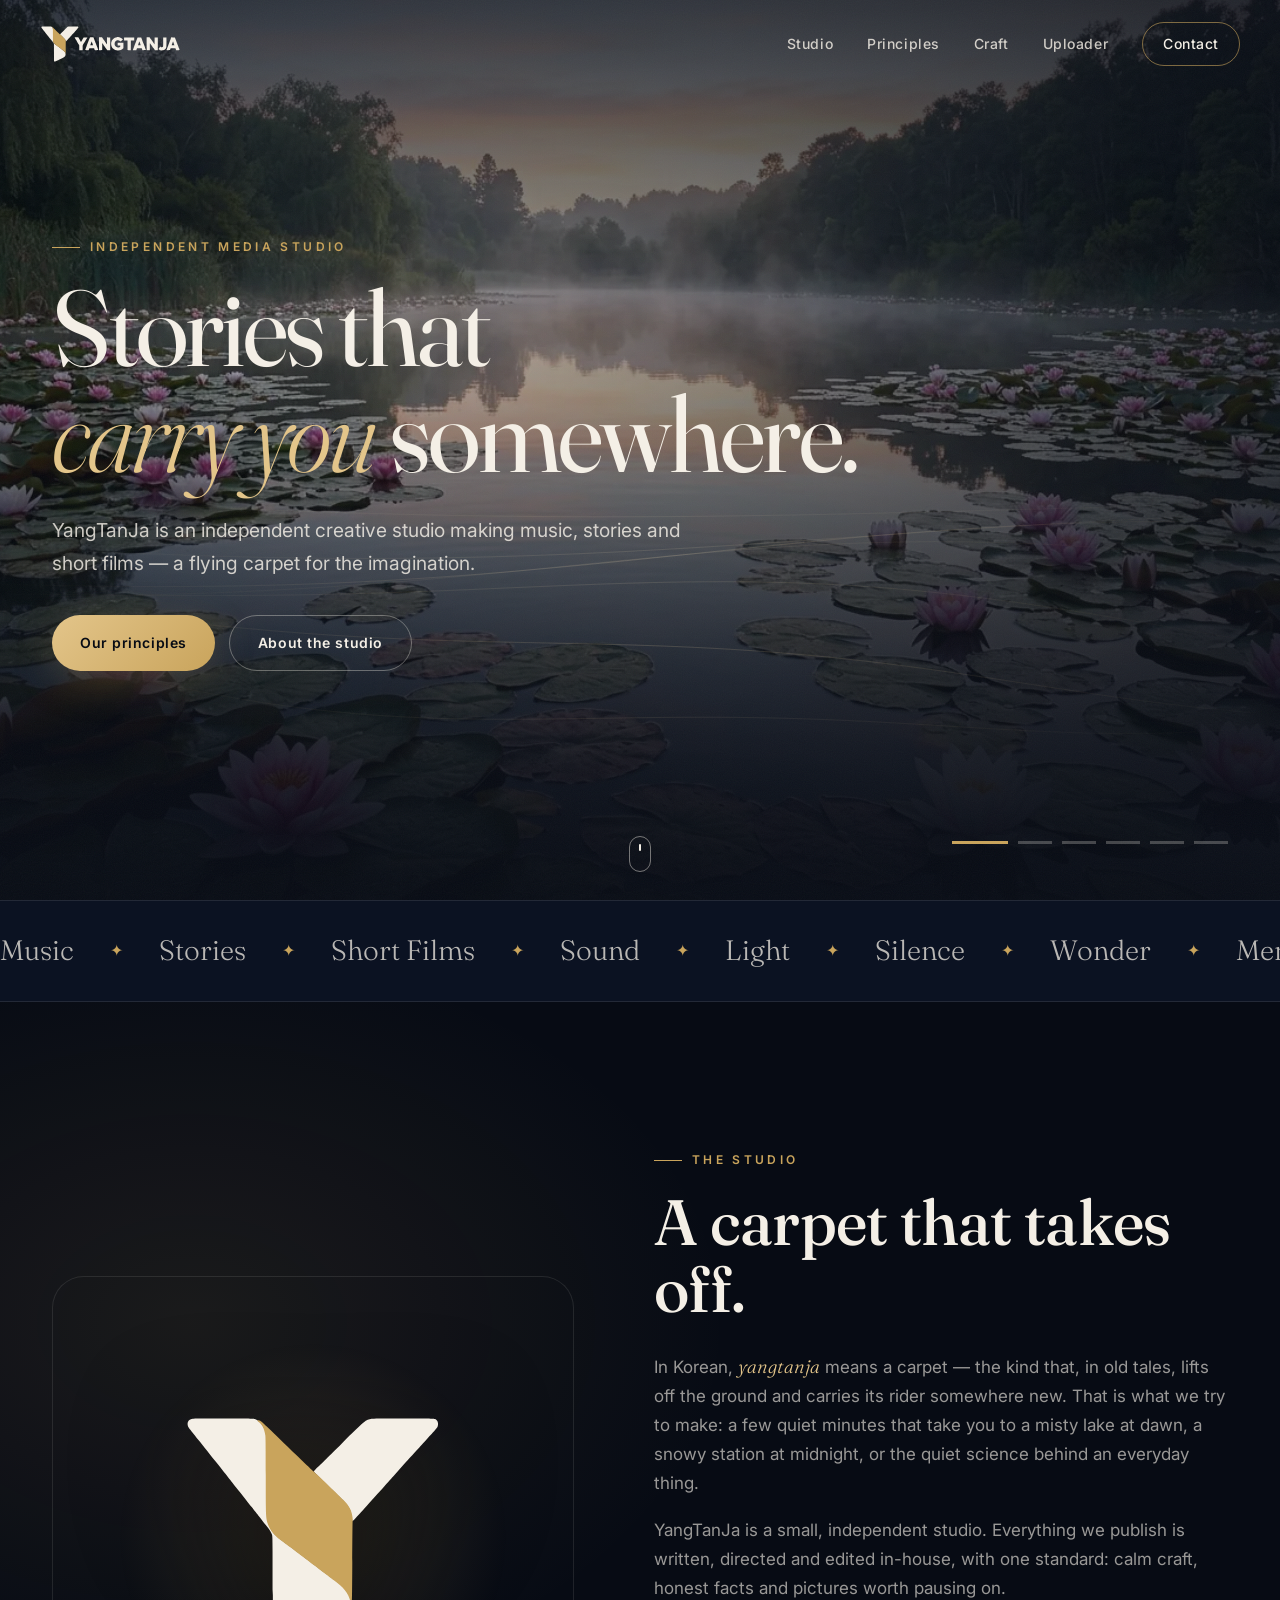
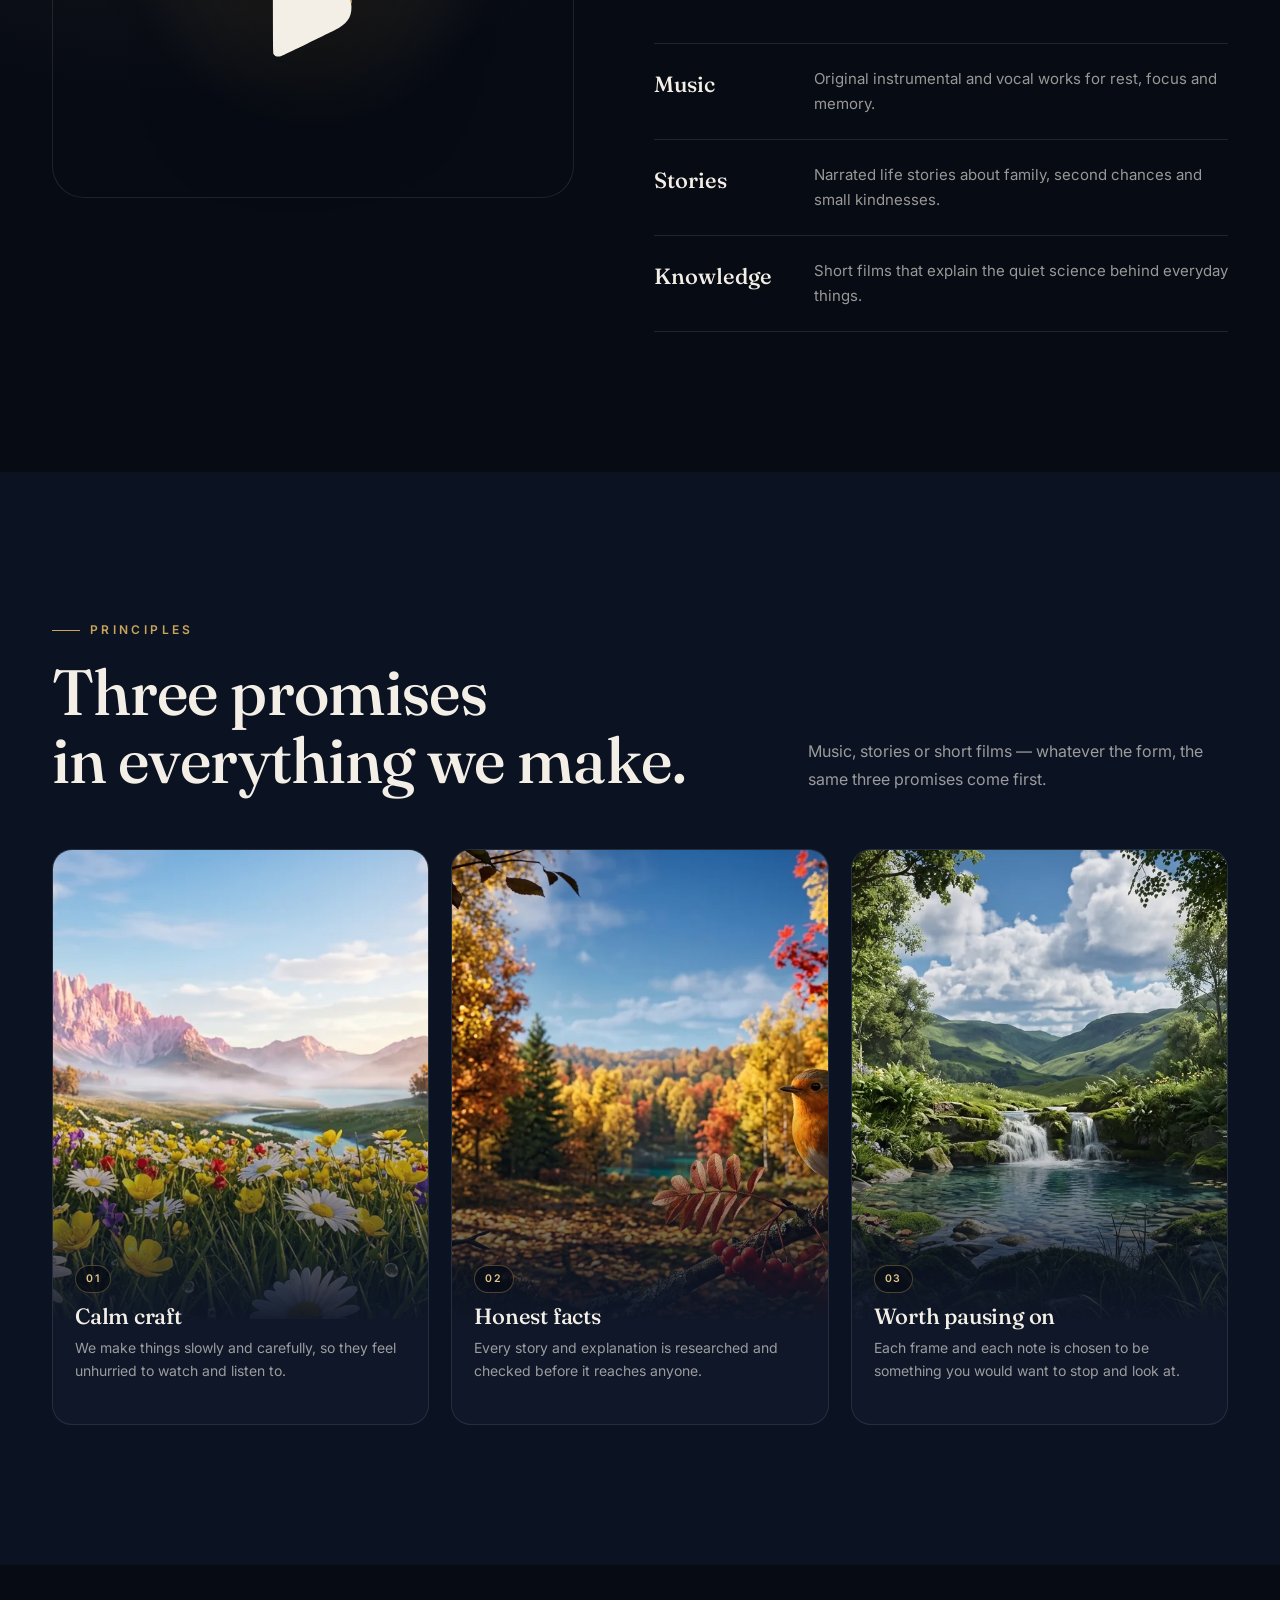
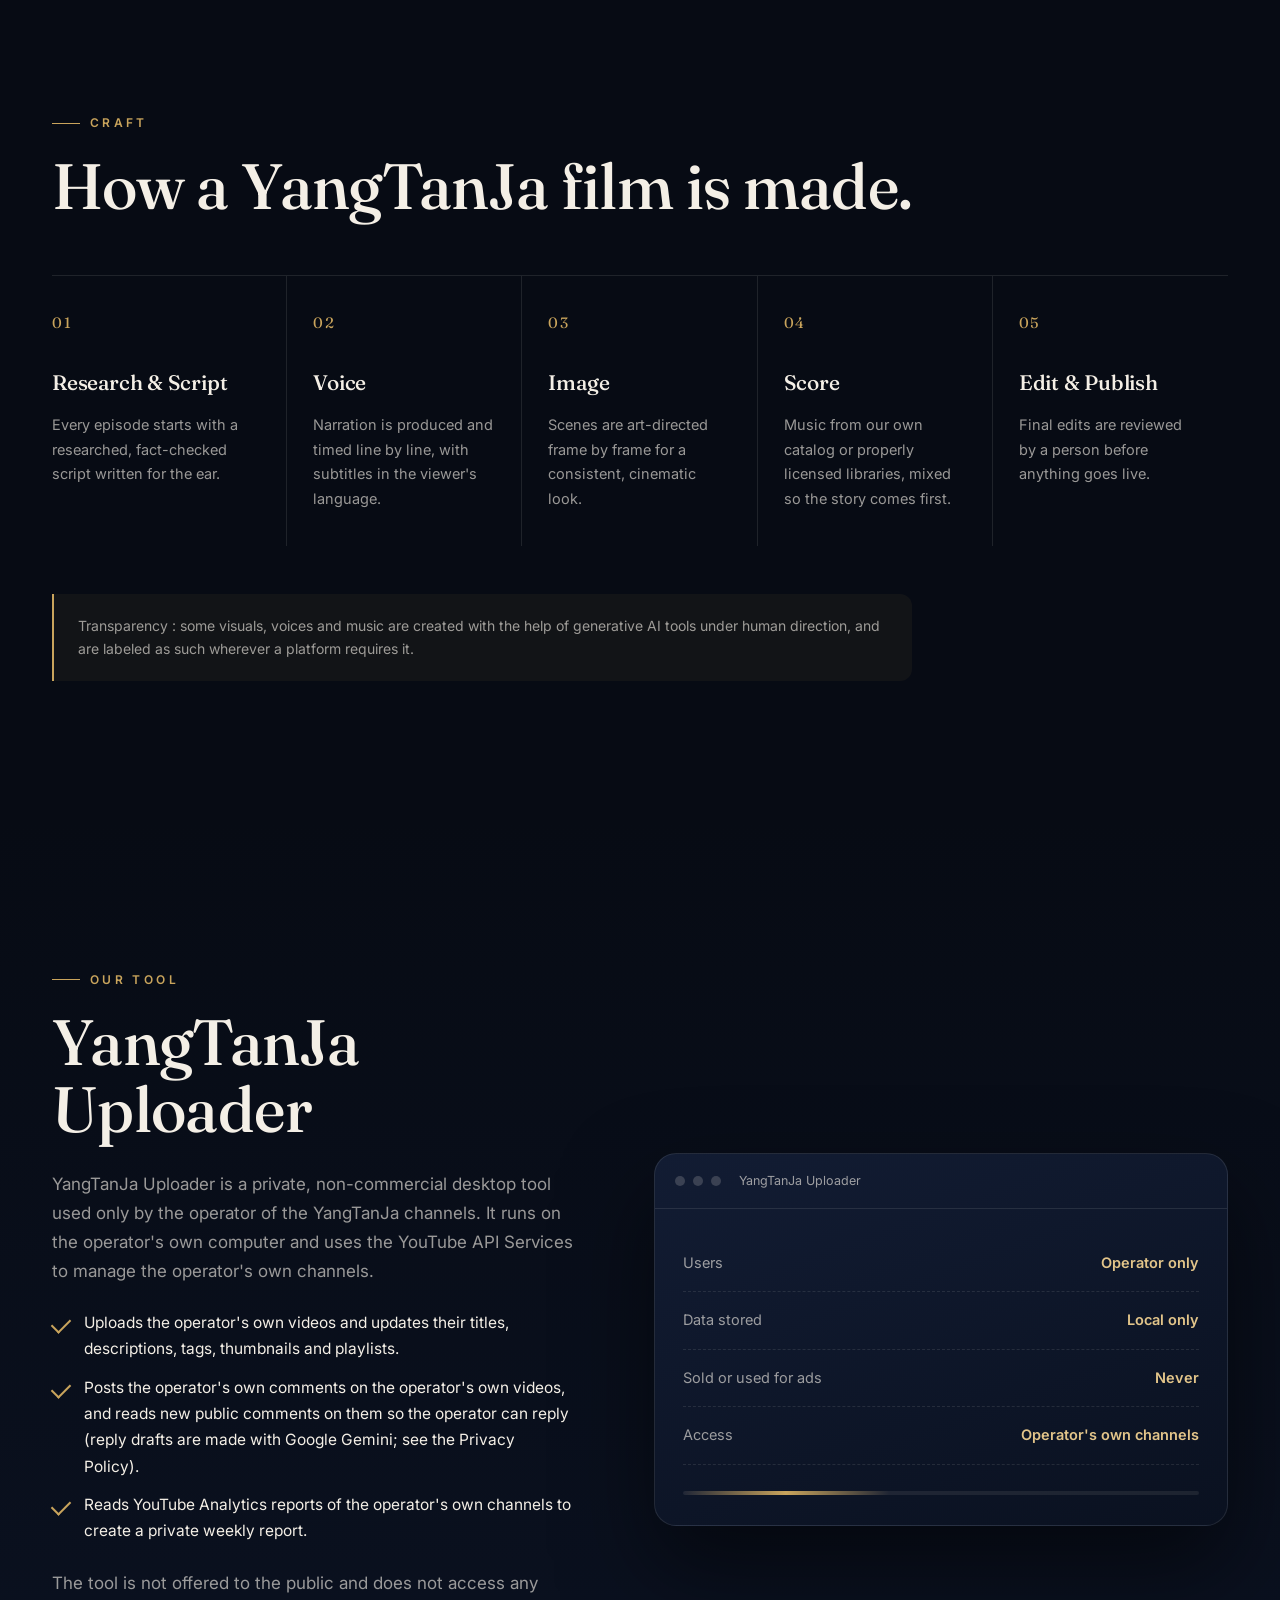
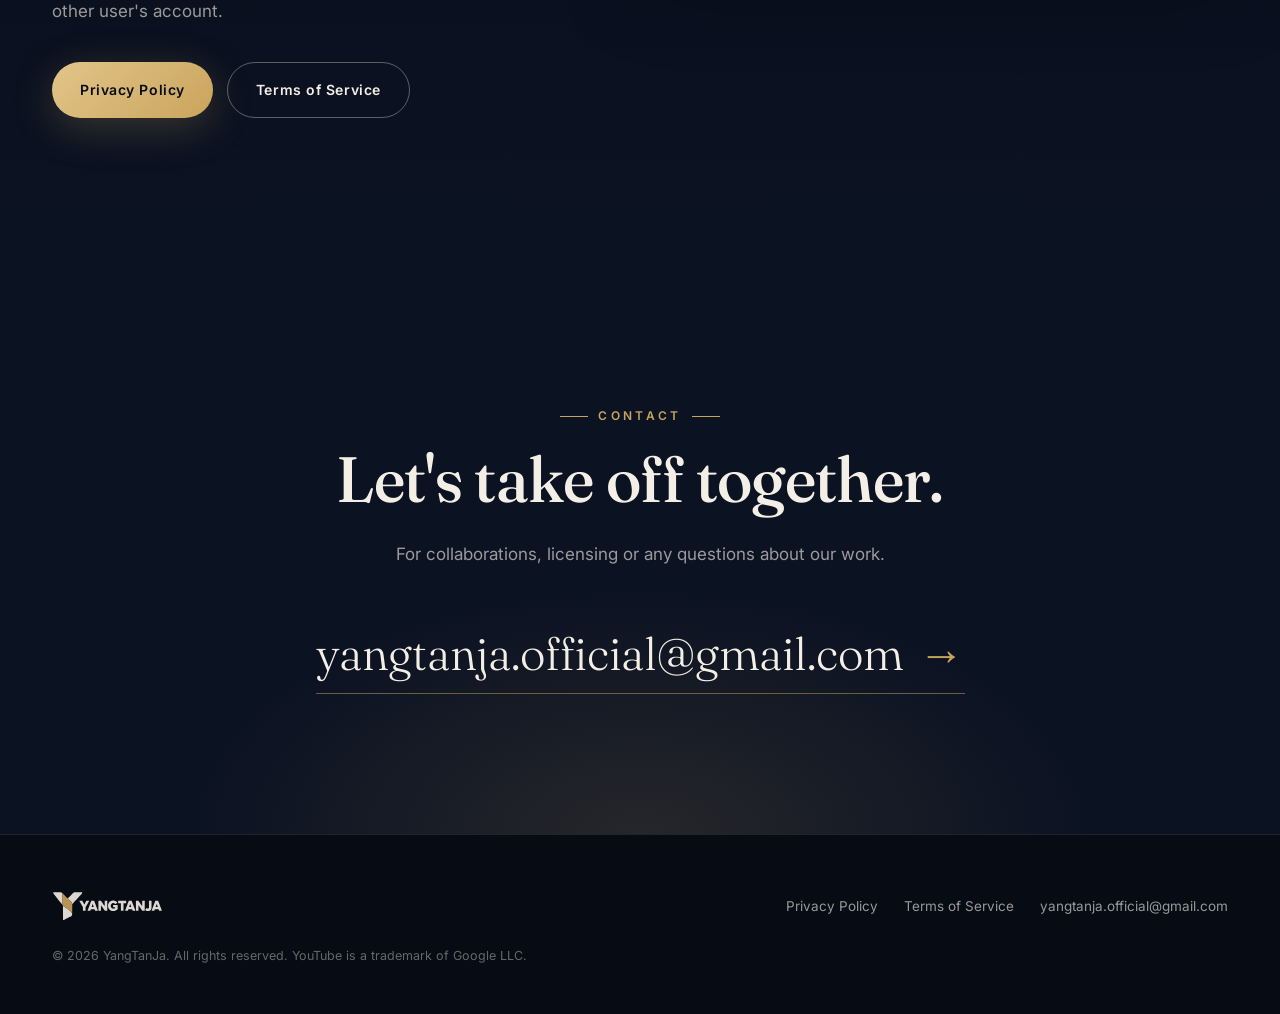
<file: index.html>
<!doctype html>
<html lang="en">
<head>
	<meta charset="utf-8">
	<meta name="viewport" content="width=device-width,initial-scale=1">
	<title>YangTanJa — Independent Media Studio</title>
	<meta name="description" content="YangTanJa is an independent creative studio making music, stories and short films — a flying carpet for the imagination.">
	<meta name="theme-color" content="#070B14">
	<meta property="og:type" content="website">
	<meta property="og:title" content="YangTanJa — Independent Media Studio">
	<meta property="og:description" content="Music, stories and short films — a flying carpet for the imagination.">
	<meta property="og:url" content="https://yangtanja.github.io/">
	<meta property="og:image" content="https://yangtanja.github.io/images/og.jpg">
	<meta name="twitter:card" content="summary_large_image">
	<link rel="icon" type="image/svg+xml" href="images/favicon.svg">
	<link rel="apple-touch-icon" href="images/apple-touch-icon.png">
	<link rel="preconnect" href="https://fonts.googleapis.com">
	<link rel="preconnect" href="https://fonts.gstatic.com" crossorigin>
	<link href="https://fonts.googleapis.com/css2?family=Fraunces:opsz,wght@9..144,300;9..144,500;9..144,700&family=Inter:wght@300;400;500;600;700&display=swap" rel="stylesheet">
	<link rel="stylesheet" href="style.css?v=2">
	<link rel="preload" as="image" href="images/hero-lotus.webp">
</head>
<body class="home">
	<header class="top" id="top">
		<a class="brand" href="./" aria-label="YangTanJa home"><img src="images/logo.svg" alt="YangTanJa" width="172" height="46"></a>
		<nav class="menu" aria-label="Main">
			<a href="#studio">Studio</a>
			<a href="#principles">Principles</a>
			<a href="#craft">Craft</a>
			<a href="#uploader">Uploader</a>
			<a class="pill" href="#contact">Contact</a>
		</nav>
		<button class="burger" aria-label="Open menu" aria-expanded="false"><span></span><span></span></button>
	</header>

	<section class="hero" aria-label="Introduction">
		<div class="slides" aria-hidden="true">
			<div class="slide on" style="background-image:url(images/hero-lotus.webp)"></div>
			<div class="slide" style="background-image:url(images/hero-autumn.webp)"></div>
			<div class="slide" style="background-image:url(images/hero-heather.webp)"></div>
			<div class="slide" style="background-image:url(images/hero-deer.webp)"></div>
			<div class="slide" style="background-image:url(images/hero-falls.webp)"></div>
			<div class="slide" style="background-image:url(images/hero-meadow.webp)"></div>
		</div>
		<canvas class="threads" aria-hidden="true"></canvas>
		<div class="grain" aria-hidden="true"></div>
		<div class="hero-in">
			<p class="eyebrow reveal">Independent Media Studio</p>
			<h1 class="reveal">Stories that<br><em>carry you</em> somewhere.</h1>
			<p class="lede reveal">YangTanJa is an independent creative studio making music, stories and short films — a flying carpet for the imagination.</p>
			<div class="cta reveal">
				<a class="btn gold" href="#principles">Our principles</a>
				<a class="btn ghost" href="#studio">About the studio</a>
			</div>
		</div>
		<div class="hero-foot">
			<div class="dots" role="tablist" aria-label="Background scenes"></div>
		</div>
		<a class="scroll" href="#studio" aria-label="Scroll down"><span></span></a>
	</section>

	<div class="ticker" aria-hidden="true">
		<div class="track">
			<span>Music</span><i>✦</i><span>Stories</span><i>✦</i><span>Short Films</span><i>✦</i><span>Sound</span><i>✦</i><span>Light</span><i>✦</i><span>Silence</span><i>✦</i><span>Wonder</span><i>✦</i><span>Memory</span><i>✦</i>
			<span>Music</span><i>✦</i><span>Stories</span><i>✦</i><span>Short Films</span><i>✦</i><span>Sound</span><i>✦</i><span>Light</span><i>✦</i><span>Silence</span><i>✦</i><span>Wonder</span><i>✦</i><span>Memory</span><i>✦</i>
		</div>
	</div>

	<section class="studio" id="studio">
		<div class="wrap two">
			<div class="mark-stage reveal" aria-hidden="true">
				<img src="images/mark.svg" alt="" width="380" height="362">
				<svg class="weave" viewBox="0 0 400 400"><path d="M20 260 C 120 160, 200 340, 380 140"/><path d="M20 300 C 140 200, 220 380, 380 180"/><path d="M20 220 C 100 120, 180 300, 380 100"/></svg>
			</div>
			<div>
				<p class="eyebrow reveal">The Studio</p>
				<h2 class="reveal">A carpet that takes off.</h2>
				<p class="reveal">In Korean, <em>yangtanja</em> means a carpet — the kind that, in old tales, lifts off the ground and carries its rider somewhere new. That is what we try to make: a few quiet minutes that take you to a misty lake at dawn, a snowy station at midnight, or the quiet science behind an everyday thing.</p>
				<p class="reveal">YangTanJa is a small, independent studio. Everything we publish is written, directed and edited in-house, with one standard: calm craft, honest facts and pictures worth pausing on.</p>
				<ul class="pillars reveal">
					<li><b>Music</b><span>Original instrumental and vocal works for rest, focus and memory.</span></li>
					<li><b>Stories</b><span>Narrated life stories about family, second chances and small kindnesses.</span></li>
					<li><b>Knowledge</b><span>Short films that explain the quiet science behind everyday things.</span></li>
				</ul>
			</div>
		</div>
	</section>

	<section class="channels" id="principles">
		<div class="wrap">
			<div class="head">
				<div>
					<p class="eyebrow reveal">Principles</p>
					<h2 class="reveal">Three promises<br>in everything we make.</h2>
				</div>
				<p class="side reveal">Music, stories or short films — whatever the form, the same three promises come first.</p>
			</div>
			<div class="grid three">
				<div class="card reveal"><figure><img src="images/ch01.webp" alt="Alpine meadow at sunrise" loading="lazy"></figure><div class="meta"><span class="tag">01</span><h3>Calm craft</h3><p>We make things slowly and carefully, so they feel unhurried to watch and listen to.</p></div></div>
				<div class="card reveal"><figure><img src="images/hero-autumn.webp" alt="A robin in autumn leaves" loading="lazy"></figure><div class="meta"><span class="tag">02</span><h3>Honest facts</h3><p>Every story and explanation is researched and checked before it reaches anyone.</p></div></div>
				<div class="card reveal"><figure><img src="images/hero-falls.webp" alt="A waterfall in a green valley" loading="lazy"></figure><div class="meta"><span class="tag">03</span><h3>Worth pausing on</h3><p>Each frame and each note is chosen to be something you would want to stop and look at.</p></div></div>
			</div>
		</div>
	</section>

	<section class="craft" id="craft">
		<div class="wrap">
			<p class="eyebrow reveal">Craft</p>
			<h2 class="reveal">How a YangTanJa film is made.</h2>
			<ol class="steps">
				<li class="reveal"><span class="n">01</span><h3>Research &amp; Script</h3><p>Every episode starts with a researched, fact-checked script written for the ear.</p></li>
				<li class="reveal"><span class="n">02</span><h3>Voice</h3><p>Narration is produced and timed line by line, with subtitles in the viewer's language.</p></li>
				<li class="reveal"><span class="n">03</span><h3>Image</h3><p>Scenes are art-directed frame by frame for a consistent, cinematic look.</p></li>
				<li class="reveal"><span class="n">04</span><h3>Score</h3><p>Music from our own catalog or properly licensed libraries, mixed so the story comes first.</p></li>
				<li class="reveal"><span class="n">05</span><h3>Edit &amp; Publish</h3><p>Final edits are reviewed by a person before anything goes live.</p></li>
			</ol>
			<p class="note reveal">Transparency : some visuals, voices and music are created with the help of generative AI tools under human direction, and are labeled as such wherever a platform requires it.</p>
		</div>
	</section>

	<section class="uploader" id="uploader">
		<div class="wrap two">
			<div>
				<p class="eyebrow reveal">Our Tool</p>
				<h2 class="reveal">YangTanJa Uploader</h2>
				<p class="reveal">YangTanJa Uploader is a private, non-commercial desktop tool used only by the operator of the YangTanJa channels. It runs on the operator's own computer and uses the YouTube API Services to manage the operator's own channels.</p>
				<ul class="checks reveal">
					<li>Uploads the operator's own videos and updates their titles, descriptions, tags, thumbnails and playlists.</li>
					<li>Posts the operator's own comments on the operator's own videos, and reads new public comments on them so the operator can reply (reply drafts are made with Google Gemini; see the Privacy Policy).</li>
					<li>Reads YouTube Analytics reports of the operator's own channels to create a private weekly report.</li>
				</ul>
				<p class="reveal">The tool is not offered to the public and does not access any other user's account.</p>
				<div class="cta reveal">
					<a class="btn gold" href="privacy.html">Privacy Policy</a>
					<a class="btn ghost" href="terms.html">Terms of Service</a>
				</div>
			</div>
			<div class="panel reveal" aria-hidden="true">
				<div class="panel-top"><i></i><i></i><i></i><span>YangTanJa Uploader</span></div>
				<div class="panel-body">
					<div class="row"><span>Users</span><b>Operator only</b></div>
					<div class="row"><span>Data stored</span><b>Local only</b></div>
					<div class="row"><span>Sold or used for ads</span><b>Never</b></div>
					<div class="row"><span>Access</span><b>Operator's own channels</b></div>
					<div class="bar"><span></span></div>
				</div>
			</div>
		</div>
	</section>

	<section class="contact" id="contact">
		<div class="wrap">
			<p class="eyebrow reveal">Contact</p>
			<h2 class="reveal">Let's take off together.</h2>
			<p class="reveal">For collaborations, licensing or any questions about our work.</p>
			<a class="mail reveal" href="mailto:yangtanja.official@gmail.com">yangtanja.official@gmail.com<i>→</i></a>
		</div>
	</section>

	<footer class="foot">
		<div class="wrap">
			<img src="images/logo.svg" alt="YangTanJa" width="140" height="38">
			<nav aria-label="Legal"><a href="privacy.html">Privacy Policy</a><a href="terms.html">Terms of Service</a><a href="mailto:yangtanja.official@gmail.com">yangtanja.official@gmail.com</a></nav>
			<p>© 2026 YangTanJa. All rights reserved. YouTube is a trademark of Google LLC.</p>
		</div>
	</footer>

	<script src="site.js?v=2"></script>
</body>
</html>
</file>
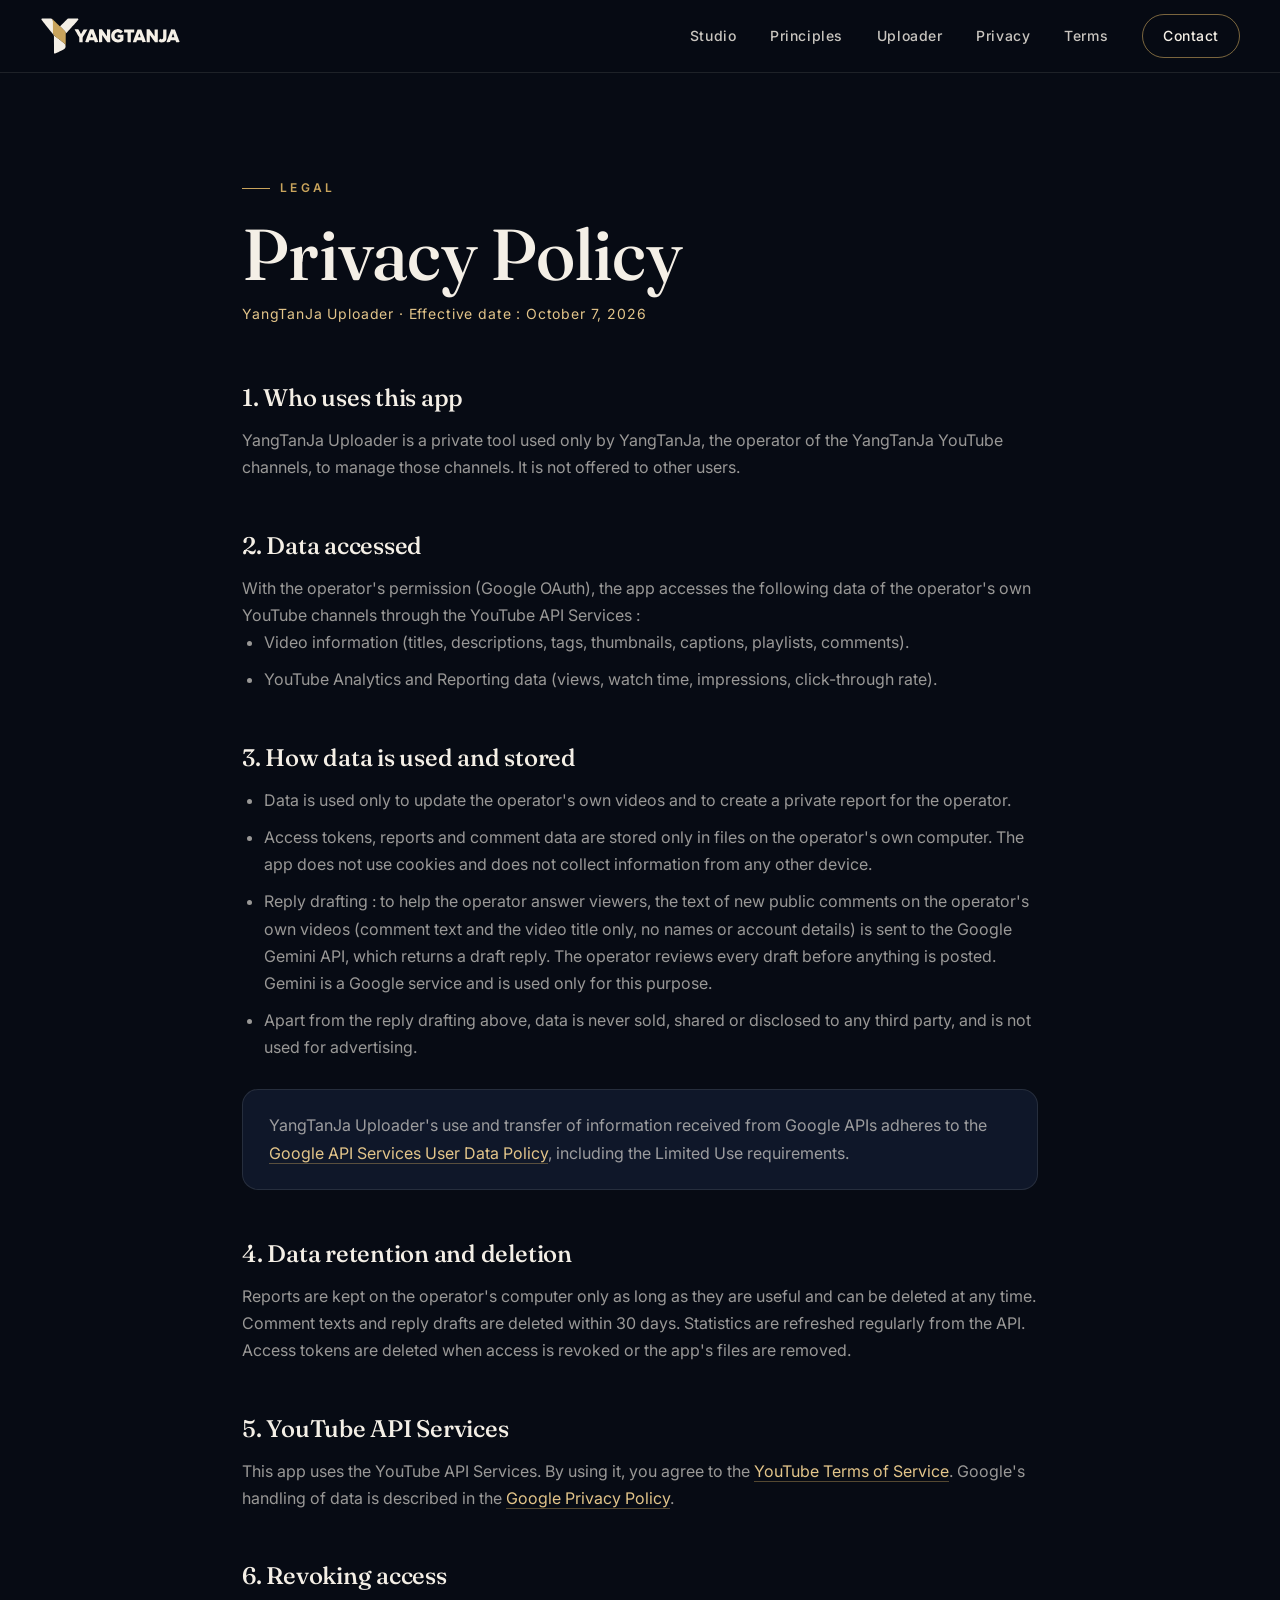
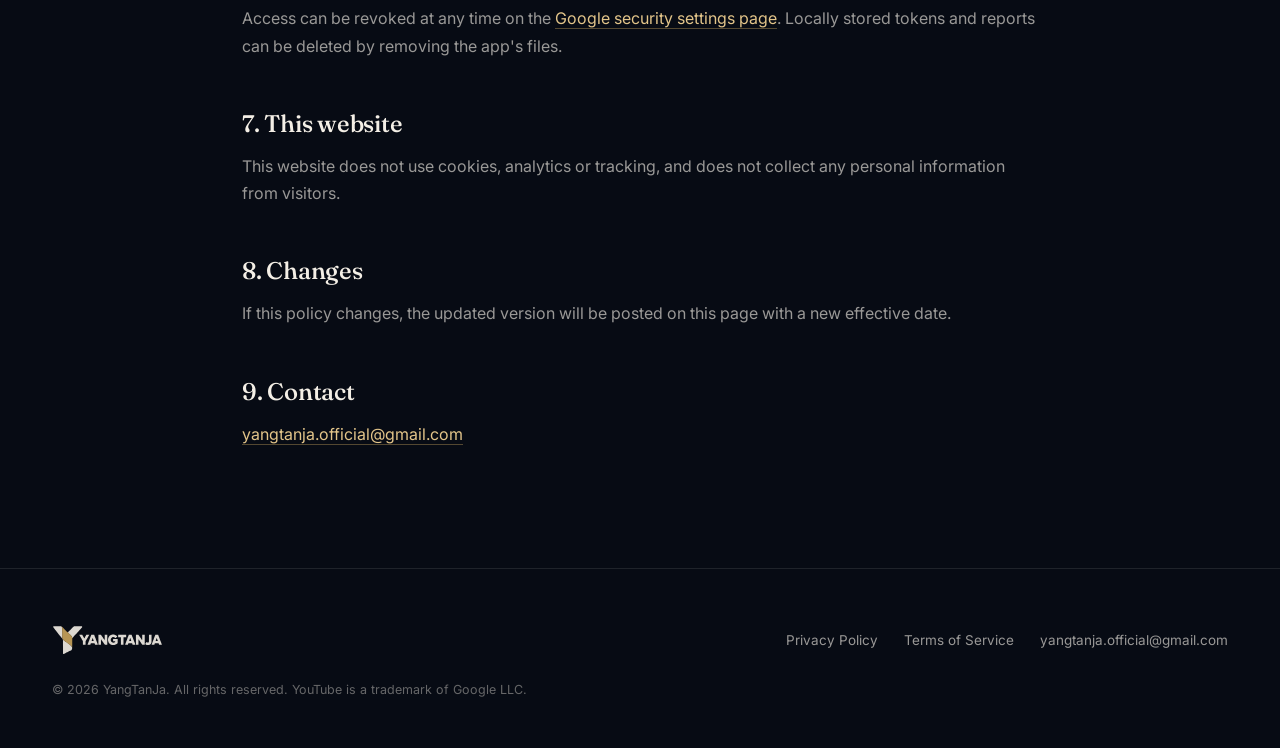
<file: privacy.html>
<!doctype html>
<html lang="en">
<head>
	<meta charset="utf-8">
	<meta name="viewport" content="width=device-width,initial-scale=1">
	<title>Privacy Policy · YangTanJa Uploader</title>
	<meta name="theme-color" content="#070B14">
	<link rel="icon" type="image/svg+xml" href="images/favicon.svg">
	<link rel="preconnect" href="https://fonts.googleapis.com">
	<link rel="preconnect" href="https://fonts.gstatic.com" crossorigin>
	<link href="https://fonts.googleapis.com/css2?family=Fraunces:opsz,wght@9..144,300;9..144,500;9..144,700&family=Inter:wght@300;400;500;600;700&display=swap" rel="stylesheet">
	<link rel="stylesheet" href="style.css?v=2">
</head>
<body>
	<header class="top solid">
		<a class="brand" href="./" aria-label="YangTanJa home"><img src="images/logo.svg" alt="YangTanJa" width="172" height="46"></a>
		<nav class="menu" aria-label="Main">
			<a href="./#studio">Studio</a>
			<a href="./#principles">Principles</a>
			<a href="./#uploader">Uploader</a>
			<a href="privacy.html">Privacy</a>
			<a href="terms.html">Terms</a>
			<a class="pill" href="./#contact">Contact</a>
		</nav>
		<button class="burger" aria-label="Open menu" aria-expanded="false"><span></span><span></span></button>
	</header>
	<main class="doc">
		<div class="wrap">
			<p class="eyebrow">Legal</p>
			<h1>Privacy Policy</h1>
			<p class="sub">YangTanJa Uploader · Effective date : October 7, 2026</p>
			<h2>1. Who uses this app</h2>
			<p>YangTanJa Uploader is a private tool used only by YangTanJa, the operator of the YangTanJa YouTube channels, to manage those channels. It is not offered to other users.</p>
			<h2>2. Data accessed</h2>
			<p>With the operator's permission (Google OAuth), the app accesses the following data of the operator's own YouTube channels through the YouTube API Services :</p>
			<ul>
				<li>Video information (titles, descriptions, tags, thumbnails, captions, playlists, comments).</li>
				<li>YouTube Analytics and Reporting data (views, watch time, impressions, click-through rate).</li>
			</ul>
			<h2>3. How data is used and stored</h2>
			<ul>
				<li>Data is used only to update the operator's own videos and to create a private report for the operator.</li>
				<li>Access tokens, reports and comment data are stored only in files on the operator's own computer. The app does not use cookies and does not collect information from any other device.</li>
				<li>Reply drafting : to help the operator answer viewers, the text of new public comments on the operator's own videos (comment text and the video title only, no names or account details) is sent to the Google Gemini API, which returns a draft reply. The operator reviews every draft before anything is posted. Gemini is a Google service and is used only for this purpose.</li>
				<li>Apart from the reply drafting above, data is never sold, shared or disclosed to any third party, and is not used for advertising.</li>
			</ul>
			<div class="box">
				<p>YangTanJa Uploader's use and transfer of information received from Google APIs adheres to the <a href="https://developers.google.com/terms/api-services-user-data-policy" target="_blank" rel="noopener">Google API Services User Data Policy</a>, including the Limited Use requirements.</p>
			</div>
			<h2>4. Data retention and deletion</h2>
			<p>Reports are kept on the operator's computer only as long as they are useful and can be deleted at any time. Comment texts and reply drafts are deleted within 30 days. Statistics are refreshed regularly from the API. Access tokens are deleted when access is revoked or the app's files are removed.</p>
			<h2>5. YouTube API Services</h2>
			<p>This app uses the YouTube API Services. By using it, you agree to the <a href="https://www.youtube.com/t/terms" target="_blank" rel="noopener">YouTube Terms of Service</a>. Google's handling of data is described in the <a href="https://policies.google.com/privacy" target="_blank" rel="noopener">Google Privacy Policy</a>.</p>
			<h2>6. Revoking access</h2>
			<p>Access can be revoked at any time on the <a href="https://security.google.com/settings/security/permissions" target="_blank" rel="noopener">Google security settings page</a>. Locally stored tokens and reports can be deleted by removing the app's files.</p>
			<h2>7. This website</h2>
			<p>This website does not use cookies, analytics or tracking, and does not collect any personal information from visitors.</p>
			<h2>8. Changes</h2>
			<p>If this policy changes, the updated version will be posted on this page with a new effective date.</p>
			<h2>9. Contact</h2>
			<p><a href="mailto:yangtanja.official@gmail.com">yangtanja.official@gmail.com</a></p>
		</div>
	</main>
	<footer class="foot">
		<div class="wrap">
			<img src="images/logo.svg" alt="YangTanJa" width="140" height="38">
			<nav aria-label="Legal"><a href="privacy.html">Privacy Policy</a><a href="terms.html">Terms of Service</a><a href="mailto:yangtanja.official@gmail.com">yangtanja.official@gmail.com</a></nav>
			<p>© 2026 YangTanJa. All rights reserved. YouTube is a trademark of Google LLC.</p>
		</div>
	</footer>
	<script src="site.js?v=2"></script>
</body>
</html>
</file>
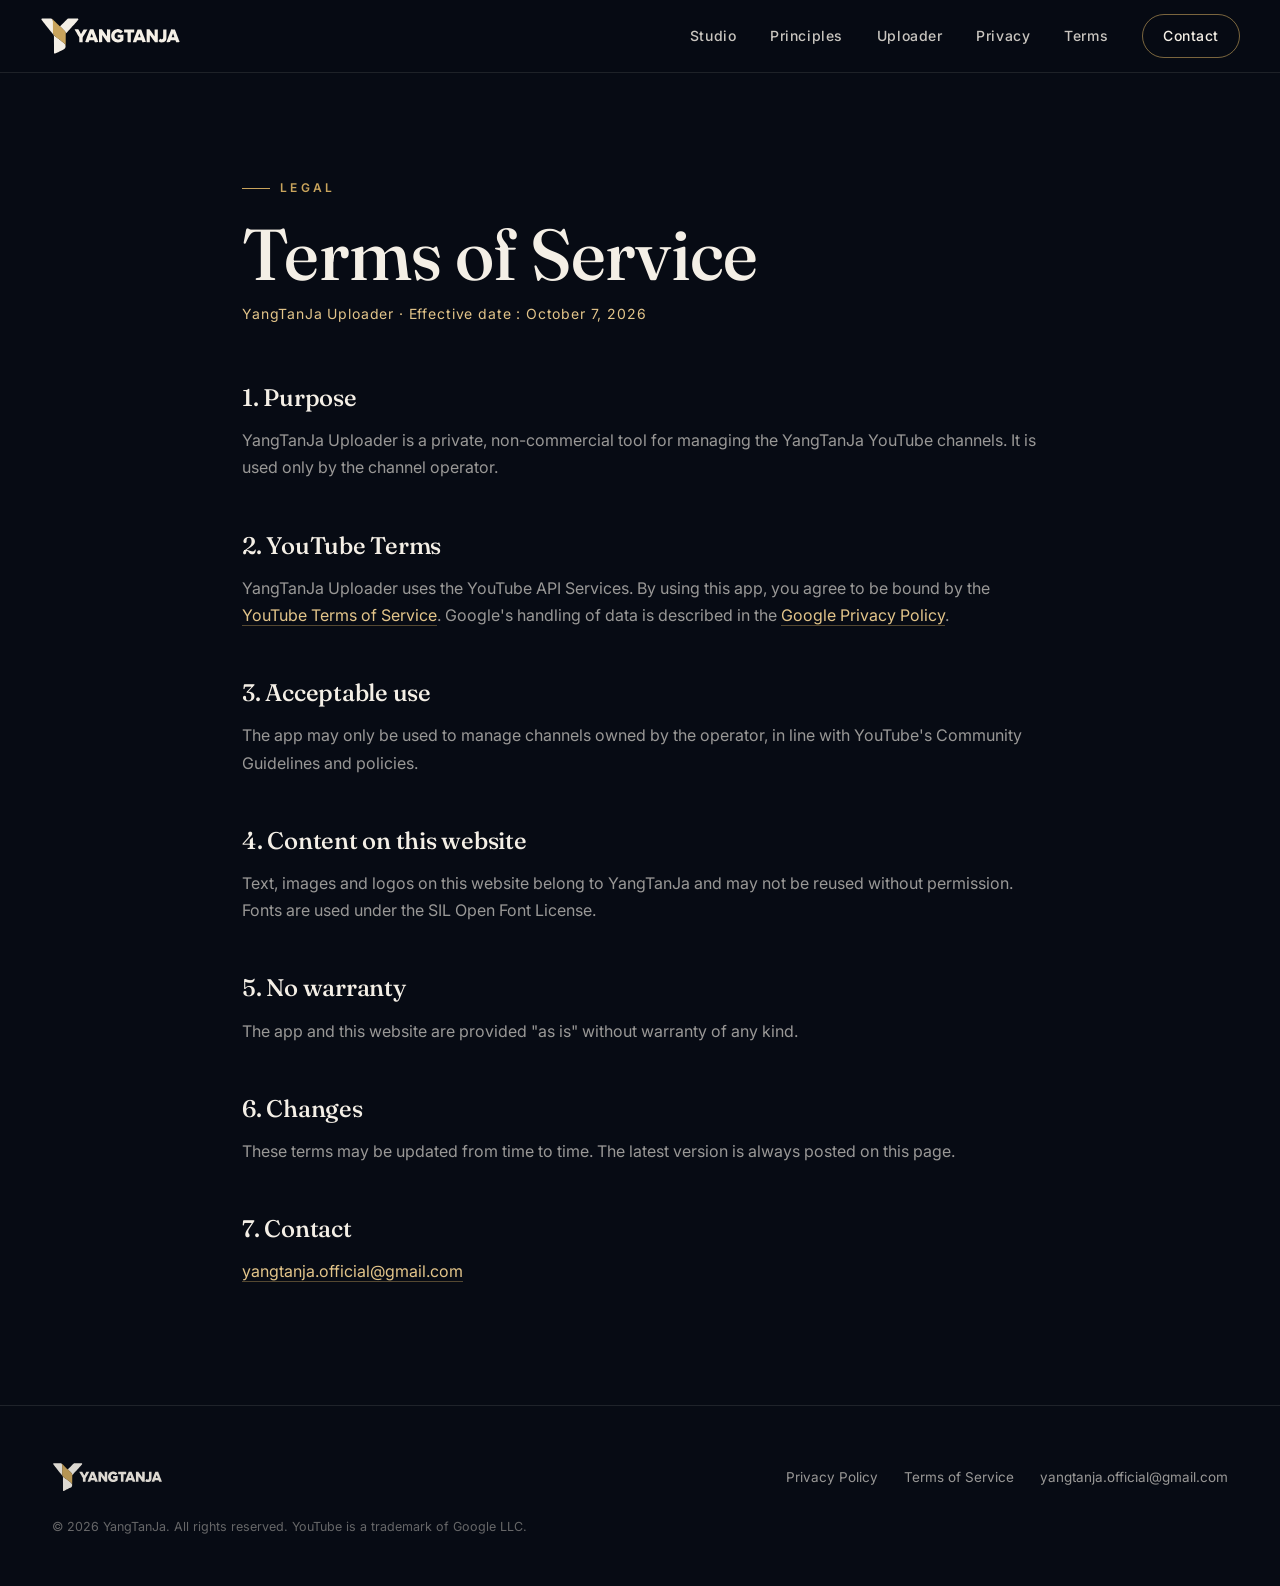
<file: terms.html>
<!doctype html>
<html lang="en">
<head>
	<meta charset="utf-8">
	<meta name="viewport" content="width=device-width,initial-scale=1">
	<title>Terms of Service · YangTanJa Uploader</title>
	<meta name="theme-color" content="#070B14">
	<link rel="icon" type="image/svg+xml" href="images/favicon.svg">
	<link rel="preconnect" href="https://fonts.googleapis.com">
	<link rel="preconnect" href="https://fonts.gstatic.com" crossorigin>
	<link href="https://fonts.googleapis.com/css2?family=Fraunces:opsz,wght@9..144,300;9..144,500;9..144,700&family=Inter:wght@300;400;500;600;700&display=swap" rel="stylesheet">
	<link rel="stylesheet" href="style.css?v=2">
</head>
<body>
	<header class="top solid">
		<a class="brand" href="./" aria-label="YangTanJa home"><img src="images/logo.svg" alt="YangTanJa" width="172" height="46"></a>
		<nav class="menu" aria-label="Main">
			<a href="./#studio">Studio</a>
			<a href="./#principles">Principles</a>
			<a href="./#uploader">Uploader</a>
			<a href="privacy.html">Privacy</a>
			<a href="terms.html">Terms</a>
			<a class="pill" href="./#contact">Contact</a>
		</nav>
		<button class="burger" aria-label="Open menu" aria-expanded="false"><span></span><span></span></button>
	</header>
	<main class="doc">
		<div class="wrap">
			<p class="eyebrow">Legal</p>
			<h1>Terms of Service</h1>
			<p class="sub">YangTanJa Uploader · Effective date : October 7, 2026</p>
			<h2>1. Purpose</h2>
			<p>YangTanJa Uploader is a private, non-commercial tool for managing the YangTanJa YouTube channels. It is used only by the channel operator.</p>
			<h2>2. YouTube Terms</h2>
			<p>YangTanJa Uploader uses the YouTube API Services. By using this app, you agree to be bound by the <a href="https://www.youtube.com/t/terms" target="_blank" rel="noopener">YouTube Terms of Service</a>. Google's handling of data is described in the <a href="https://policies.google.com/privacy" target="_blank" rel="noopener">Google Privacy Policy</a>.</p>
			<h2>3. Acceptable use</h2>
			<p>The app may only be used to manage channels owned by the operator, in line with YouTube's Community Guidelines and policies.</p>
			<h2>4. Content on this website</h2>
			<p>Text, images and logos on this website belong to YangTanJa and may not be reused without permission. Fonts are used under the SIL Open Font License.</p>
			<h2>5. No warranty</h2>
			<p>The app and this website are provided "as is" without warranty of any kind.</p>
			<h2>6. Changes</h2>
			<p>These terms may be updated from time to time. The latest version is always posted on this page.</p>
			<h2>7. Contact</h2>
			<p><a href="mailto:yangtanja.official@gmail.com">yangtanja.official@gmail.com</a></p>
		</div>
	</main>
	<footer class="foot">
		<div class="wrap">
			<img src="images/logo.svg" alt="YangTanJa" width="140" height="38">
			<nav aria-label="Legal"><a href="privacy.html">Privacy Policy</a><a href="terms.html">Terms of Service</a><a href="mailto:yangtanja.official@gmail.com">yangtanja.official@gmail.com</a></nav>
			<p>© 2026 YangTanJa. All rights reserved. YouTube is a trademark of Google LLC.</p>
		</div>
	</footer>
	<script src="site.js"></script>
</body>
</html>
</file>
<file: style.css>
:root{--ink:#070B14;--ink2:#0B1222;--panel:#0F1729;--line:rgba(244,239,230,.10);--ivory:#F4EFE6;--mute:rgba(244,239,230,.62);--gold:#C9A45C;--gold2:#E3C58A}
*{margin:0;padding:0;box-sizing:border-box}
html{scroll-behavior:smooth}
body{font-family:"Inter",system-ui,-apple-system,"Segoe UI",sans-serif;color:var(--ivory);font-size:16px;line-height:1.7;background:var(--ink);-webkit-font-smoothing:antialiased}
img{display:block;max-width:100%}
a{color:inherit;text-decoration:none}
em{font-family:"Fraunces",Georgia,serif;font-style:italic;font-weight:300}
.wrap{margin:0 auto;padding:0 32px;width:100%;max-width:1240px}
.two{display:grid;grid-template-columns:1fr 1.1fr;gap:80px;align-items:center}
.eyebrow{margin:0 0 18px;display:inline-flex;gap:10px;align-items:center;color:var(--gold);font-size:12px;font-weight:600;letter-spacing:.28em;text-transform:uppercase}
.eyebrow::before{content:"";display:block;width:28px;height:1px;background:var(--gold)}
h1,h2,h3{font-family:"Fraunces",Georgia,serif;font-weight:500;letter-spacing:-.01em}
h2{margin:0 0 28px;font-size:clamp(36px,5vw,64px);line-height:1.05}
section{padding:140px 0;position:relative}
section p{margin:0 0 18px;color:var(--mute);font-size:17px}
.btn{padding:15px 28px;display:inline-flex;gap:10px;align-items:center;font-size:14px;font-weight:600;letter-spacing:.04em;border-radius:999px;transition:background .3s,color .3s,border-color .3s,transform .3s}
.btn.gold{color:var(--ink);background:linear-gradient(135deg,var(--gold2),var(--gold));box-shadow:0 10px 40px rgba(201,164,92,.25)}
.btn.gold:hover{transform:translateY(-2px)}
.btn.ghost{color:var(--ivory);border:1px solid rgba(244,239,230,.35)}
.btn.ghost:hover{color:var(--ink);background:var(--ivory);border-color:var(--ivory)}
.cta{margin:36px 0 0;display:flex;flex-wrap:wrap;gap:14px}
.top{padding:22px 40px;display:flex;justify-content:space-between;align-items:center;position:fixed;left:0;right:0;top:0;z-index:50;transition:background .4s,padding .4s,backdrop-filter .4s}
.top.solid{padding:14px 40px;background:rgba(7,11,20,.78);border-bottom:1px solid var(--line);backdrop-filter:blur(16px);-webkit-backdrop-filter:blur(16px)}
.brand img{width:auto;height:38px}
.menu{display:flex;gap:34px;align-items:center;font-size:14px;font-weight:500;letter-spacing:.04em}
.menu a{position:relative;opacity:.82;transition:opacity .3s}
.menu a:hover{opacity:1}
.menu a:not(.pill)::after{content:"";position:absolute;left:0;right:0;bottom:-6px;height:1px;background:var(--gold);transform:scaleX(0);transform-origin:left;transition:transform .35s}
.menu a:not(.pill):hover::after{transform:scaleX(1)}
.menu .pill{padding:9px 20px;border:1px solid rgba(201,164,92,.6);border-radius:999px;opacity:1}
.menu .pill:hover{color:var(--ink);background:var(--gold)}
.burger{padding:10px;display:none;position:relative;width:44px;height:44px;background:none;border:0;cursor:pointer}
.burger span{display:block;position:absolute;left:10px;right:10px;height:2px;background:var(--ivory);transition:transform .3s,top .3s}
.burger span:first-child{top:16px}
.burger span:last-child{top:26px}
.hero{padding:0;display:flex;flex-direction:column;justify-content:center;position:relative;overflow:hidden;height:100vh;min-height:720px}
.slides{position:absolute;left:0;right:0;top:0;bottom:0}
.slide{position:absolute;left:0;right:0;top:0;bottom:0;background-size:cover;background-position:center;opacity:0;transform:scale(1.12);transition:opacity 2.2s ease,transform 9s linear}
.slide.on{opacity:1;transform:scale(1)}
.slides::after{content:"";position:absolute;left:0;right:0;top:0;bottom:0;background:radial-gradient(120% 90% at 30% 40%,rgba(7,11,20,.15),rgba(7,11,20,.75) 70%),linear-gradient(180deg,rgba(7,11,20,.55),rgba(7,11,20,.1) 35%,rgba(7,11,20,.92))}
.threads{position:absolute;left:0;top:0;width:100%;height:100%;pointer-events:none;mix-blend-mode:screen;opacity:.9}
.grain{position:absolute;left:-50%;top:-50%;width:200%;height:200%;background-image:url("data:image/svg+xml;utf8,<svg xmlns='http://www.w3.org/2000/svg' width='180' height='180'><filter id='n'><feTurbulence type='fractalNoise' baseFrequency='.9' numOctaves='2' stitchTiles='stitch'/></filter><rect width='100%' height='100%' filter='url(%23n)' opacity='.55'/></svg>");pointer-events:none;opacity:.08;animation:grain 1.2s steps(6) infinite}
@keyframes grain{0%{transform:translate(0,0)}20%{transform:translate(-3%,2%)}40%{transform:translate(2%,-3%)}60%{transform:translate(-2%,-1%)}80%{transform:translate(3%,2%)}100%{transform:translate(0,0)}}
.hero-in{margin:0 auto;padding:0 32px;position:relative;width:100%;max-width:1240px;z-index:2}
.hero h1{margin:0 0 28px;font-size:clamp(48px,8.4vw,128px);font-weight:400;line-height:.98;letter-spacing:-.025em}
.hero h1 em{color:var(--gold2)}
.lede{margin:0;max-width:640px;color:rgba(244,239,230,.82);font-size:clamp(17px,1.5vw,20px)}
.hero-foot{margin:0 auto;padding:0 32px;display:flex;justify-content:flex-end;align-items:flex-end;position:absolute;left:0;right:0;bottom:56px;max-width:1240px;z-index:2}
.stats{display:flex;gap:48px;list-style:none}
.stats li{display:flex;flex-direction:column}
.stats b{font-family:"Fraunces",Georgia,serif;font-size:44px;font-weight:300;line-height:1}
.stats span{margin:8px 0 0;color:var(--mute);font-size:11px;letter-spacing:.24em;text-transform:uppercase}
.dots{display:flex;gap:10px}
.dots button{padding:0;width:34px;height:3px;background:rgba(244,239,230,.25);border:0;cursor:pointer;transition:background .4s,width .4s}
.dots button.on{width:56px;background:var(--gold)}
.scroll{position:absolute;left:50%;bottom:28px;width:22px;height:36px;border:1px solid rgba(244,239,230,.45);border-radius:12px;transform:translateX(-50%);z-index:2}
.scroll span{position:absolute;left:50%;top:7px;width:2px;height:7px;background:var(--ivory);border-radius:2px;transform:translateX(-50%);animation:wheel 2s infinite}
@keyframes wheel{0%{opacity:0;transform:translate(-50%,0)}30%{opacity:1}100%{opacity:0;transform:translate(-50%,12px)}}
.ticker{padding:26px 0;overflow:hidden;background:var(--ink2);border-top:1px solid var(--line);border-bottom:1px solid var(--line)}
.track{display:flex;gap:36px;align-items:center;width:max-content;font-family:"Fraunces",Georgia,serif;color:rgba(244,239,230,.75);font-size:28px;font-weight:300;white-space:nowrap;animation:marquee 48s linear infinite}
.track i{color:var(--gold);font-size:16px;font-style:normal}
@keyframes marquee{to{transform:translateX(-50%)}}
.studio{background:radial-gradient(60% 50% at 15% 30%,rgba(201,164,92,.10),transparent 70%),var(--ink)}
.mark-stage{display:grid;place-items:center;position:relative;aspect-ratio:1;background:radial-gradient(closest-side,rgba(201,164,92,.16),transparent 75%);border:1px solid var(--line);border-radius:32px}
.mark-stage img{position:relative;width:52%;filter:drop-shadow(0 30px 60px rgba(0,0,0,.6));animation:float 7s ease-in-out infinite;z-index:2}
@keyframes float{50%{transform:translateY(-14px) rotate(-1.5deg)}}
.weave{position:absolute;left:0;top:0;width:100%;height:100%;opacity:.55}
.weave path{fill:none;stroke:var(--gold);stroke-width:1;stroke-dasharray:900;stroke-dashoffset:900;animation:draw 6s ease-in-out infinite alternate}
.weave path:nth-child(2){animation-delay:.8s}
.weave path:nth-child(3){animation-delay:1.6s}
@keyframes draw{to{stroke-dashoffset:0}}
.studio em{color:var(--gold2);font-size:1.1em}
.pillars{margin:40px 0 0;display:grid;gap:0;list-style:none;border-top:1px solid var(--line)}
.pillars li{padding:22px 0;display:grid;grid-template-columns:140px 1fr;gap:20px;border-bottom:1px solid var(--line)}
.pillars b{font-family:"Fraunces",Georgia,serif;font-size:22px;font-weight:500}
.pillars span{color:var(--mute);font-size:15px}
.channels{background:var(--ink2)}
.channels .head{margin:0 0 56px;display:flex;flex-wrap:wrap;justify-content:space-between;align-items:flex-end;gap:30px}
.channels h2{margin:0}
.filters{display:flex;flex-wrap:wrap;gap:8px}
.filters button{padding:10px 20px;font-family:inherit;color:var(--mute);font-size:13px;font-weight:600;letter-spacing:.06em;background:transparent;border:1px solid var(--line);border-radius:999px;cursor:pointer;transition:color .3s,background .3s,border-color .3s}
.filters button:hover{color:var(--ivory);border-color:rgba(244,239,230,.4)}
.filters button.on{color:var(--ink);background:var(--gold);border-color:var(--gold)}
.grid{display:grid;grid-template-columns:repeat(4,1fr);gap:22px}
.grid.three{grid-template-columns:repeat(3,1fr)}
.card{display:flex;flex-direction:column;position:relative;overflow:hidden;background:var(--panel);border:1px solid var(--line);border-radius:20px;transform-style:preserve-3d;transition:transform .5s cubic-bezier(.2,.7,.2,1),border-color .4s,box-shadow .5s,opacity .5s}
.card::before{content:"";position:absolute;left:0;top:0;width:100%;height:100%;background:radial-gradient(400px circle at var(--mx,50%) var(--my,0%),rgba(227,197,138,.16),transparent 45%);pointer-events:none;opacity:0;z-index:3;transition:opacity .4s}
.card:hover{border-color:rgba(201,164,92,.5);box-shadow:0 30px 70px rgba(0,0,0,.45)}
.card:hover::before{opacity:1}
.card.hide{display:none}
.card figure{position:relative;overflow:hidden;aspect-ratio:4/5}
.card figure::after{content:"";position:absolute;left:0;right:0;bottom:0;height:45%;background:linear-gradient(180deg,transparent,rgba(15,23,41,.95))}
.card img{width:100%;height:100%;object-fit:cover;transform:scale(1.02);transition:transform 1.2s cubic-bezier(.2,.7,.2,1)}
.card:hover img{transform:scale(1.1)}
.meta{margin:-56px 0 0;padding:0 22px 24px;position:relative;z-index:2}
.tag{margin:0 0 10px;padding:4px 10px;display:inline-block;color:var(--gold2);font-size:10.5px;font-weight:600;letter-spacing:.16em;text-transform:uppercase;background:rgba(7,11,20,.7);border:1px solid rgba(201,164,92,.35);border-radius:999px}
.meta h3{margin:0 0 8px;font-size:22px;line-height:1.2}
.meta p{margin:0 0 18px;color:var(--mute);font-size:14px;line-height:1.6}
.go{display:inline-flex;gap:8px;align-items:center;color:var(--ivory);font-size:12.5px;font-weight:600;letter-spacing:.06em}
.go i{color:var(--gold);font-style:normal;transition:transform .3s}
.card:hover .go i{transform:translate(3px,-3px)}
.steps{margin:56px 0 0;display:grid;grid-template-columns:repeat(5,1fr);gap:0;list-style:none;border-top:1px solid var(--line)}
.steps li{padding:34px 26px 34px 0;position:relative;border-right:1px solid var(--line)}
.steps li+li{padding-left:26px}
.steps li:last-child{border-right:0}
.n{margin:0 0 30px;display:block;font-family:"Fraunces",Georgia,serif;color:var(--gold);font-size:15px;letter-spacing:.1em}
.steps h3{margin:0 0 12px;font-size:21px}
.steps p{margin:0;font-size:14.5px}
.note{margin:48px 0 0;padding:20px 24px;max-width:860px;font-size:14px;background:rgba(201,164,92,.06);border-left:2px solid var(--gold);border-radius:0 12px 12px 0}
.uploader{background:linear-gradient(180deg,var(--ink),var(--ink2))}
.checks{margin:24px 0;list-style:none}
.checks li{margin:0 0 12px;padding:0 0 0 32px;position:relative;color:var(--ivory);font-size:15.5px}
.checks li::before{content:"";position:absolute;left:0;top:8px;width:16px;height:9px;border-left:2px solid var(--gold);border-bottom:2px solid var(--gold);transform:rotate(-45deg)}
.panel{overflow:hidden;background:linear-gradient(160deg,#121C33,#0A1120);border:1px solid var(--line);border-radius:22px;box-shadow:0 40px 90px rgba(0,0,0,.5)}
.panel-top{padding:16px 20px;display:flex;gap:8px;align-items:center;color:var(--mute);font-size:12.5px;border-bottom:1px solid var(--line)}
.panel-top i{display:block;width:10px;height:10px;background:rgba(244,239,230,.18);border-radius:50%}
.panel-top span{margin:0 0 0 10px}
.panel-body{padding:26px 28px 30px}
.row{padding:16px 0;display:flex;justify-content:space-between;gap:20px;font-size:14.5px;border-bottom:1px dashed var(--line)}
.row span{color:var(--mute)}
.row b{color:var(--gold2);font-weight:600;text-align:right}
.bar{margin:26px 0 0;overflow:hidden;height:4px;background:rgba(244,239,230,.08);border-radius:4px}
.bar span{display:block;width:40%;height:100%;background:linear-gradient(90deg,transparent,var(--gold),transparent);animation:scan 2.8s ease-in-out infinite}
@keyframes scan{0%{transform:translateX(-100%)}100%{transform:translateX(260%)}}
.contact{text-align:center;background:radial-gradient(50% 60% at 50% 100%,rgba(201,164,92,.14),transparent 70%),var(--ink2)}
.contact .eyebrow::after{content:"";display:block;width:28px;height:1px;background:var(--gold)}
.mail{margin:28px 0 0;display:inline-flex;gap:16px;align-items:center;font-family:"Fraunces",Georgia,serif;font-size:clamp(24px,3.6vw,46px);font-weight:300;border-bottom:1px solid rgba(201,164,92,.5);transition:color .3s,border-color .3s}
.mail i{color:var(--gold);font-style:normal;transition:transform .3s}
.mail:hover{color:var(--gold2);border-color:var(--gold2)}
.mail:hover i{transform:translateX(6px)}
.foot{padding:56px 0 48px;background:var(--ink);border-top:1px solid var(--line)}
.foot .wrap{display:flex;flex-wrap:wrap;justify-content:space-between;align-items:center;gap:24px}
.foot img{width:auto;height:30px;opacity:.9}
.foot nav{display:flex;flex-wrap:wrap;gap:26px;font-size:13.5px}
.foot nav a{color:var(--mute);transition:color .3s}
.foot nav a:hover{color:var(--gold2)}
.foot p{margin:0;width:100%;color:rgba(244,239,230,.4);font-size:12.5px}
.reveal{opacity:0;transform:translateY(28px);transition:opacity 1s cubic-bezier(.2,.7,.2,1),transform 1s cubic-bezier(.2,.7,.2,1)}
.reveal.in{opacity:1;transform:none}
.doc{padding:170px 0 120px}
.doc .wrap{max-width:860px}
.doc h1{margin:0 0 10px;font-size:clamp(40px,6vw,72px);line-height:1.05}
.doc .eyebrow{color:var(--gold);font-size:12px}
.doc .sub{margin:0 0 56px;color:var(--gold2);font-size:14px;letter-spacing:.06em}
.doc h2{margin:48px 0 14px;font-size:24px;line-height:1.3}
.doc p,.doc li{color:var(--mute);font-size:16px}
.doc ul{margin:0 0 18px;padding:0 0 0 22px}
.doc li{margin:0 0 10px}
.doc a{color:var(--gold2);border-bottom:1px solid rgba(201,164,92,.4)}
.doc a:hover{border-color:var(--gold2)}
.doc .box{margin:28px 0;padding:22px 26px;background:var(--panel);border:1px solid var(--line);border-radius:16px}
@media (max-width:1100px){.grid{grid-template-columns:repeat(3,1fr)}.steps{grid-template-columns:repeat(2,1fr)}.steps li,.steps li+li{padding:30px 24px 30px 0;border-right:0;border-bottom:1px solid var(--line)}}
@media (max-width:860px){section{padding:100px 0}.two{grid-template-columns:1fr;gap:48px}.grid{grid-template-columns:repeat(2,1fr);gap:14px}.top,.top.solid{padding:14px 20px}.burger{display:block}.menu{padding:100px 32px;display:flex;flex-direction:column;gap:28px;align-items:flex-start;position:fixed;left:0;right:0;top:0;bottom:0;font-size:22px;background:rgba(7,11,20,.97);opacity:0;pointer-events:none;transition:opacity .35s}.menu.open{opacity:1;pointer-events:auto}.burger[aria-expanded=true] span:first-child{top:21px;transform:rotate(45deg)}.burger[aria-expanded=true] span:last-child{top:21px;transform:rotate(-45deg)}.burger{z-index:60}.hero-foot{bottom:40px}.stats{gap:28px}.stats b{font-size:34px}.dots{display:none}.mark-stage{max-width:420px}.pillars li{grid-template-columns:1fr;gap:4px}}
@media (max-width:560px){.wrap,.hero-in,.hero-foot{padding:0 20px}.grid{grid-template-columns:1fr}.steps{grid-template-columns:1fr}.track{font-size:22px}.meta{margin:-48px 0 0}.scroll{display:none}}
@media (prefers-reduced-motion:reduce){.slide,.reveal,.card,.card img{transition:none}.grain,.track,.mark-stage img,.weave path,.bar span,.scroll span{animation:none}.reveal{opacity:1;transform:none}}
.channels .side{margin:0;max-width:420px;font-size:16px}
@media (max-width:860px){.grid.three{grid-template-columns:1fr}}
</file>
